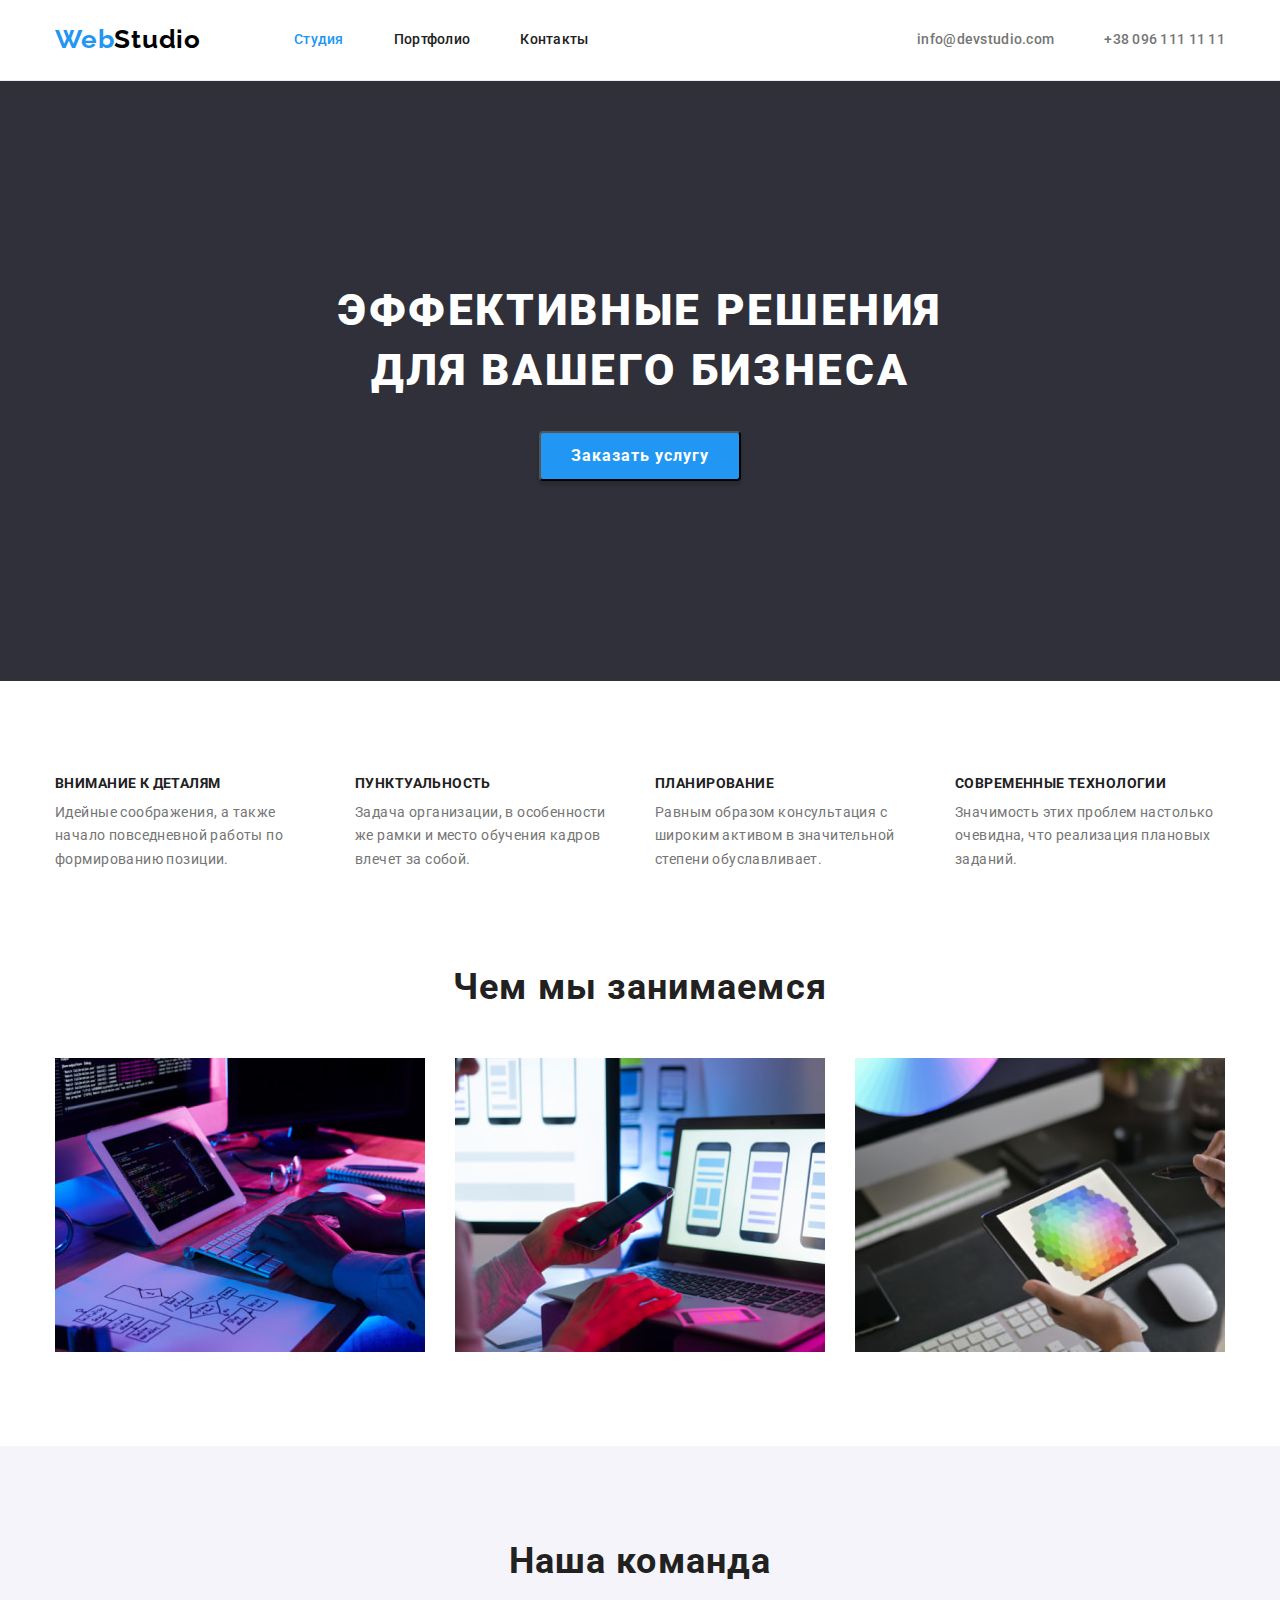
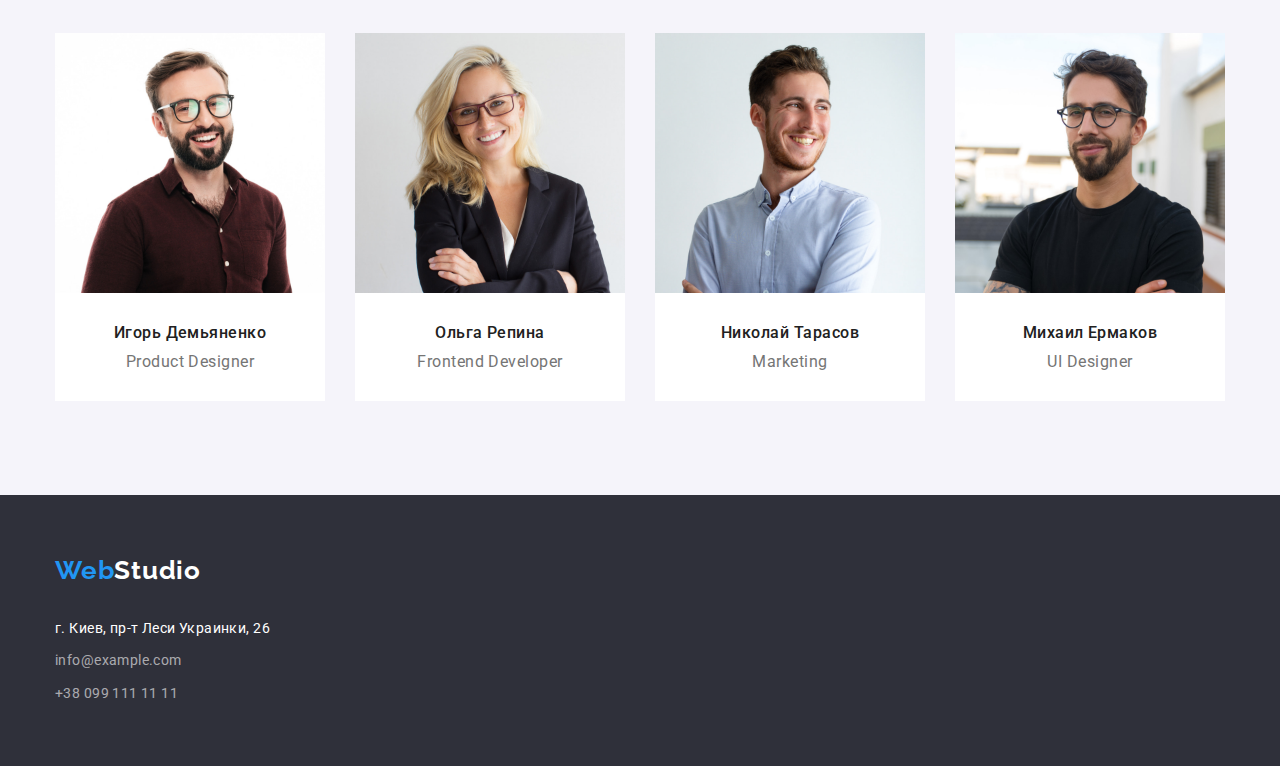
<file: index.html>
<!DOCTYPE html>
<html lang="ru">
  <head>
    <meta charset="UTF-8" />
    <meta http-equiv="X-UA-Compatible" content="IE=edge" />
    <meta name="viewport" content="width=device-width, initial-scale=1.0" />
    <title>WebStudio</title>
    <link rel="preconnect" href="https://fonts.googleapis.com" />
    <link rel="preconnect" href="https://fonts.gstatic.com" crossorigin />
    <link
      href="https://fonts.googleapis.com/css2?family=Raleway:wght@700&family=Roboto:wght@400;500;700;900&display=swap"
      rel="stylesheet"
    />
    <link
      rel="stylesheet"
      href="https://cdn.jsdelivr.net/npm/modern-normalize@1.1.0/modern-normalize.min.css"
    />
    <link rel="stylesheet" href="./CSS/styles.css" />
  </head>

  <body>
    <!-- Header -->
    <header class="header">
      <div class="container header-container">
        <nav class="nav">
          <a class="logo link" href="./index.html">Web<span class="logo-primary">Studio</span></a>
          <ul class="nav-list list">
            <li class="nav-item">
              <a class="nav-link link current" href="./index.html">Студия</a>
            </li>
            <li class="nav-item">
              <a class="nav-link link" href="./portfolio.html">Портфолио</a>
            </li>
            <li class="nav-item"><a class="nav-link link" href="">Контакты</a></li>
          </ul>
        </nav>

        <ul class="header-contact list">
          <li class="nav-contact-item">
            <a class="nav-contact link" href="mailto:info@devstudio.com">info@devstudio.com</a>
          </li>
          <li class="nav-contact-item">
            <a class="nav-contact link" href="tel:+380961111111">+38 096 111 11 11</a>
          </li>
        </ul>
      </div>
    </header>

    <main>
      <!-- Hero -->
      <section class="hero">
        <div class="container">
          <h1 class="hero-title">Эффективные решения для вашего бизнеса</h1>
          <button class="hero-btn" type="button">Заказать услугу</button>
        </div>
      </section>

      <!--Особенности  -->
      <section class="advantages section">
        <div class="container">
          <h2 hidden>Особенности</h2>
          <ul class="advantages-list list">
            <li class="advantages-item">
              <h3 class="advantages-title">Внимание к деталям</h3>
              <p class="advantages-text">
                Идейные соображения, а также начало повседневной работы по формированию позиции.
              </p>
            </li>
            <li class="advantages-item">
              <h3 class="advantages-title">Пунктуальность</h3>
              <p class="advantages-text">
                Задача организации, в особенности же рамки и место обучения кадров влечет за собой.
              </p>
            </li>
            <li class="advantages-item">
              <h3 class="advantages-title">Планирование</h3>
              <p class="advantages-text">
                Равным образом консультация с широким активом в значительной степени обуславливает.
              </p>
            </li>
            <li class="advantages-item">
              <h3 class="advantages-title">Современные технологии</h3>
              <p class="advantages-text">
                Значимость этих проблем настолько очевидна, что реализация плановых заданий.
              </p>
            </li>
          </ul>
        </div>
      </section>

      <!-- Чем мы занимаемся -->
      <section class="work">
        <div class="container">
          <h2 class="work-title">Чем мы занимаемся</h2>
          <ul class="work-list list">
            <li class="work-item">
              <img
                class="no-gap"
                src="./images/computer.jpg"
                alt="Вёрстка"
                width="370"
                height="294"
              />
            </li>
            <li class="work-item">
              <img
                src="./images/smartphone.jpg"
                alt="Разработка приложений"
                width="370"
                height="294"
              />
            </li>
            <li class="work-item">
              <img src="./images/laptop.jpg" alt="Дизайн" width="370" height="294" />
            </li>
          </ul>
        </div>
      </section>

      <!-- Наша команда -->
      <section class="team section">
        <div class="container">
          <h2 class="team-title">Наша команда</h2>
          <ul class="team-list list">
            <li class="team-item">
              <img
                src="./images/our-team/igor.jpg"
                alt="Игорь Демьяненко"
                width="270"
                height="260"
              />
              <h3 class="team-member">Игорь Демьяненко</h3>
              <p class="team-position">Product Designer</p>
            </li>
            <li class="team-item">
              <img src="./images/our-team/olga.jpg" alt="Ольга Репина" width="270" height="260" />
              <h3 class="team-member">Ольга Репина</h3>
              <p class="team-position">Frontend Developer</p>
            </li>
            <li class="team-item">
              <img
                src="./images/our-team/nikolay.jpg"
                alt="Николай Тарасов"
                width="270"
                height="260"
              />
              <h3 class="team-member">Николай Тарасов</h3>
              <p class="team-position">Marketing</p>
            </li>
            <li class="team-item">
              <img
                src="./images/our-team/mihail.jpg"
                alt="Михаил Ермаков"
                width="270"
                height="260"
              />
              <h3 class="team-member">Михаил Ермаков</h3>
              <p class="team-position">UI Designer</p>
            </li>
          </ul>
        </div>
      </section>
    </main>

    <footer class="footer">
      <div class="container">
        <a class="logo link" href="/index.html">Web<span class="logo-secondary">Studio</span></a>
        <address class="footer-adress">
          <ul class="footer-list list">
            <li class="footer-item">
              <a class="map-link link" href="https://goo.gl/maps/j2nnSXGD3ZRQ95yC8"
                >г. Киев, пр-т Леси Украинки, 26</a
              >
            </li>
            <li class="footer-item">
              <a class="footer-contact link" href="mailto:info@example.com">info@example.com</a>
            </li>
            <li class="footer-item">
              <a class="footer-contact link" href="tel:+380991111111">+38 099 111 11 11</a>
            </li>
          </ul>
        </address>
      </div>
    </footer>
  </body>
</html>
</file>
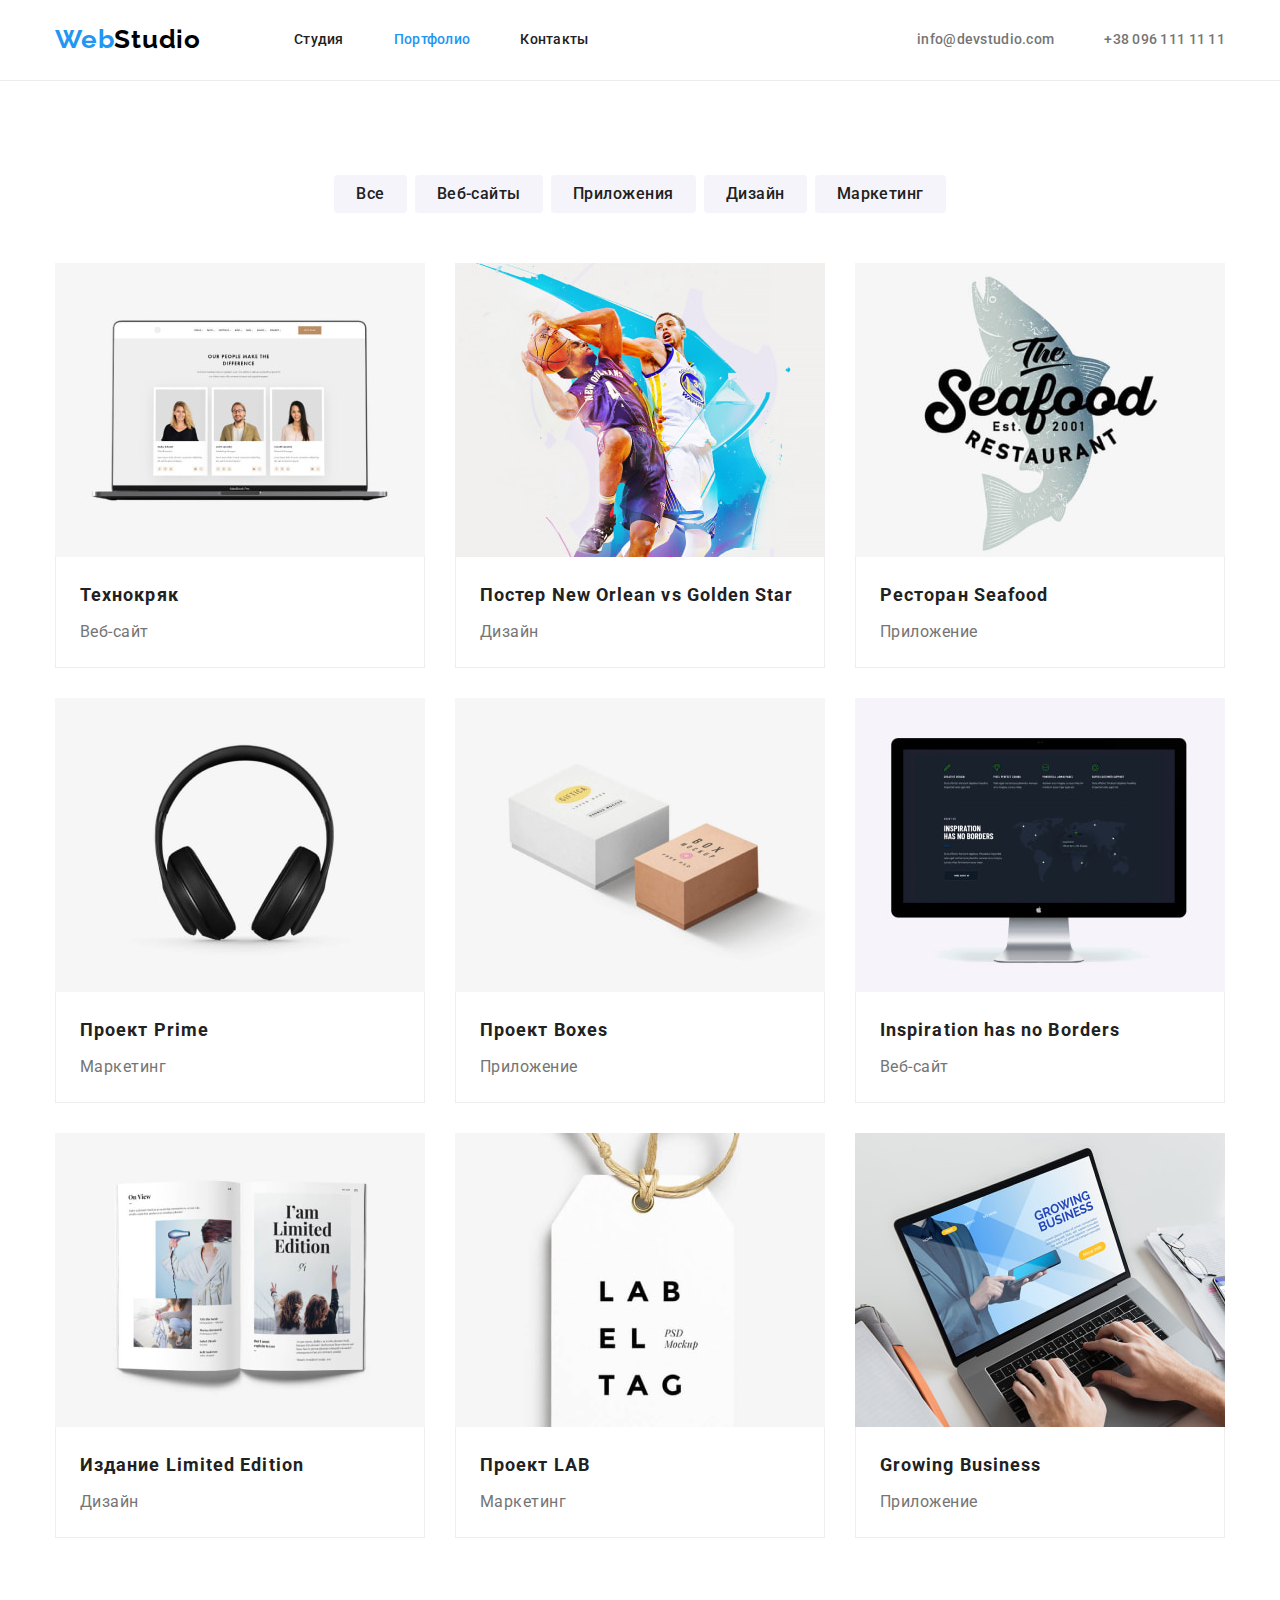
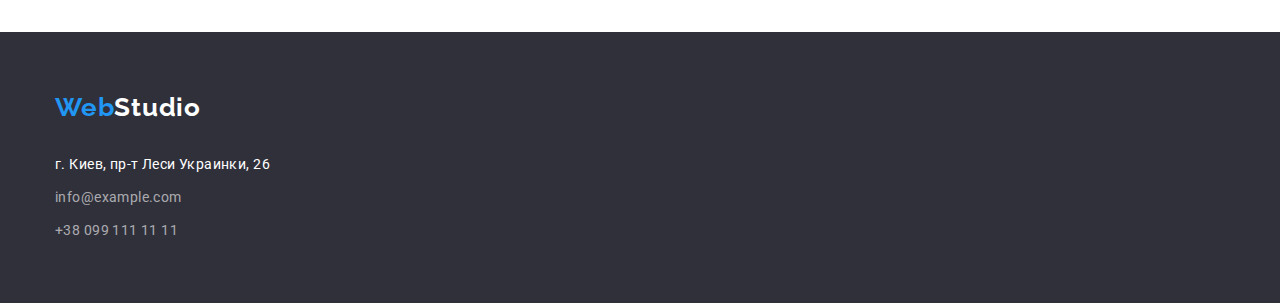
<file: portfolio.html>
<!DOCTYPE html>
<html lang="ru">
  <head>
    <meta charset="UTF-8" />
    <meta http-equiv="X-UA-Compatible" content="IE=edge" />
    <meta name="viewport" content="width=device-width, initial-scale=1.0" />
    <title>Portfolio</title>
    <link rel="preconnect" href="https://fonts.googleapis.com" />
    <link rel="preconnect" href="https://fonts.gstatic.com" crossorigin />
    <link
      href="https://fonts.googleapis.com/css2?family=Raleway:wght@700&family=Roboto:wght@400;500;700;900&display=swap"
      rel="stylesheet"
    />
    <link
      rel="stylesheet"
      href="https://cdn.jsdelivr.net/npm/modern-normalize@1.1.0/modern-normalize.min.css"
    />
    <link rel="stylesheet" href="./CSS/styles.css" />
  </head>

  <body>
    <!-- Header -->
    <header class="header">
      <div class="container header-container">
        <nav class="nav">
          <a class="logo link" href="./index.html">Web<span class="logo-primary">Studio</span></a>
          <ul class="nav-list list">
            <li class="nav-item"><a class="nav-link link" href="./index.html">Студия</a></li>
            <li class="nav-item">
              <a class="nav-link link current" href="./portfolio.html">Портфолио</a>
            </li>
            <li class="nav-item"><a class="nav-link link" href="">Контакты</a></li>
          </ul>
        </nav>

        <ul class="header-contact list">
          <li class="nav-contact-item">
            <a class="nav-contact link" href="mailto:info@devstudio.com">info@devstudio.com</a>
          </li>
          <li class="nav-contact-item">
            <a class="nav-contact link" href="tel:+380961111111">+38 096 111 11 11</a>
          </li>
        </ul>
      </div>
    </header>

    <main>
      <!--  Примеры проэктов-->
      <section class="projects section">
        <div class="container">
          <h1 hidden>Наши проэкты</h1>
          <ul class="btn-list list">
            <li class="btn-item"><button class="projects-btn" type="button">Все</button></li>
            <li class="btn-item"><button class="projects-btn" type="button">Веб-сайты</button></li>
            <li class="btn-item"><button class="projects-btn" type="button">Приложения</button></li>
            <li class="btn-item"><button class="projects-btn" type="button">Дизайн</button></li>
            <li class="btn-item"><button class="projects-btn" type="button">Маркетинг</button></li>
          </ul>

          <ul class="projects-list list">
            <li class="projects-item">
              <a class="projects-link link" href="">
                <img
                  src="./images/portfolio/tehnokryk.jpg"
                  alt="Страница Вэб сайта открыта на ноутбуке"
                  width="370"
                  height="294"
                />
                <div class="projects-item-content">
                  <h2 class="projects-title">Технокряк</h2>
                  <p class="projects-text">Веб-сайт</p>
                </div>
              </a>
            </li>
            <li class="projects-item">
              <a class="projects-link link" href="">
                <img
                  src="./images/portfolio/golden-star.jpg"
                  alt="Два человека играют в баскетбол"
                  width="370"
                  height="294"
                />
                <div class="projects-item-content">
                  <h2 class="projects-title">Постер New Orlean vs Golden Star</h2>
                  <p class="projects-text">Дизайн</p>
                </div>
              </a>
            </li>
            <li class="projects-item">
              <a class="projects-link link" href="">
                <img
                  src="./images/portfolio/sea-food.jpg"
                  alt="Баннер ресторана"
                  width="370"
                  height="294"
                />
                <div class="projects-item-content">
                  <h2 class="projects-title">Ресторан Seafood</h2>
                  <p class="projects-text">Приложение</p>
                </div>
              </a>
            </li>
            <li class="projects-item">
              <a class="projects-link link" href="">
                <img src="./images/portfolio/prime.jpg" alt="Наушники" width="370" height="294" />
                <div class="projects-item-content">
                  <h2 class="projects-title">Проект Prime</h2>
                  <p class="projects-text">Маркетинг</p>
                </div>
              </a>
            </li>
            <li class="projects-item">
              <a class="projects-link link" href="">
                <img
                  src="./images/portfolio/boxes.jpg"
                  alt="Две коробки"
                  width="370"
                  height="294"
                />
                <div class="projects-item-content">
                  <h2 class="projects-title">Проект Boxes</h2>
                  <p class="projects-text">Приложение</p>
                </div>
              </a>
            </li>
            <li class="projects-item">
              <a class="projects-link link" href="">
                <img
                  src="./images/portfolio/borders.jpg"
                  alt="Изображение карты на мониторе"
                  width="370"
                  height="294"
                />
                <div class="projects-item-content">
                  <h2 class="projects-title">Inspiration has no Borders</h2>
                  <p class="projects-text">Веб-сайт</p>
                </div>
              </a>
            </li>
            <li class="projects-item">
              <a class="projects-link link" href="">
                <img
                  src="./images/portfolio/edition.jpg"
                  alt="Открытая книга"
                  width="370"
                  height="294"
                />
                <div class="projects-item-content">
                  <h2 class="projects-title">Издание Limited Edition</h2>
                  <p class="projects-text">Дизайн</p>
                </div>
              </a>
            </li>
            <li class="projects-item">
              <a class="projects-link link" href="">
                <img src="./images/portfolio/lab.jpg" alt="Ярлык" width="370" height="294" />
                <div class="projects-item-content">
                  <h2 class="projects-title">Проект LAB</h2>
                  <p class="projects-text">Маркетинг</p>
                </div>
              </a>
            </li>
            <li class="projects-item">
              <a class="projects-link link" href="">
                <img
                  src="./images/portfolio/business.jpg"
                  alt="Человек работает за ноутбуком"
                  width="370"
                  height="294"
                />
                <div class="projects-item-content">
                  <h2 class="projects-title">Growing Business</h2>
                  <p class="projects-text">Приложение</p>
                </div>
              </a>
            </li>
          </ul>
        </div>
      </section>
    </main>

    <footer class="footer">
      <div class="container">
        <a class="logo link" href="/index.html">Web<span class="logo-secondary">Studio</span></a>
        <address class="footer-adress">
          <ul class="footer-list list">
            <li class="footer-item">
              <a class="map-link link" href="https://goo.gl/maps/j2nnSXGD3ZRQ95yC8"
                >г. Киев, пр-т Леси Украинки, 26</a
              >
            </li>
            <li class="footer-item">
              <a class="footer-contact link" href="mailto:info@example.com">info@example.com</a>
            </li>
            <li class="footer-item">
              <a class="footer-contact link" href="tel:+380991111111">+38 099 111 11 11</a>
            </li>
          </ul>
        </address>
      </div>
    </footer>
  </body>
</html>
</file>
<file: CSS/styles.css>
:root {
  /* Основные шрифты */
  --main-font: 'Roboto', sans-serif;
  --secondare-font: 'Raleway', sans-serif;
  /* Цвет текста */
  --main-text: #212121;
  --akcent-text: #2196f3;
  --secondary-text: #757575;
  /* Цвет фона */

  --hero-bg: #2f303a;

  /* Цвета логотипа */
  --main-logo: #2196f3;
  --primary-logo: #000000;
  --secondary-logo: #ffffff;
}

body {
  font-family: var(--main-font);
  font-size: 14px;
  line-height: 1.71;
  letter-spacing: 0.03em;
  color: #212121;
  background: #ffffff;
}
h1,
h2,
h3,
h4,
p {
  margin-top: 0;
  margin-bottom: 0;
}
img {
  display: block;
  max-width: 100%;
  height: auto;
}

.list {
  padding-left: 0;
  margin-top: 0;
  margin-bottom: 0;
  list-style: none;
}
.link {
  text-decoration: none;
}

.container {
  width: 1200px;
  padding-left: 15px;
  padding-right: 15px;
  margin-left: auto;
  margin-right: auto;
}
.section {
  width: 100%;
  padding-top: 94px;
  padding-bottom: 94px;
}
/* Логотип */
.logo {
  font-family: var(--secondare-font);
  font-weight: 700;
  font-size: 26px;
  line-height: 1.19;
  letter-spacing: 0.03em;
  color: var(--main-logo);
}
.logo-primary {
  color: var(--primary-logo);
}
.logo-secondary {
  color: var(--secondary-logo);
}
/* Header */
.header {
  background-color: #ffffff;
  border-bottom: 1px solid #ececec;
}
.header-container {
  display: flex;
  align-items: center;
}
.nav {
  display: flex;
}
.nav-list {
  display: flex;
  margin-left: 93px;
}
.nav .link {
  display: block;
  padding-top: 24px;
  padding-bottom: 25px;
}
.nav-list .link {
  display: block;
  padding-top: 32px;
  padding-bottom: 32px;
}
.nav-item:not(:last-child) {
  margin-right: 50px;
}

.nav-contact-item:not(:last-child) {
  margin-right: 50px;
}

.nav-link {
  font-weight: 500;
  font-size: 14px;
  line-height: 1.14;
  letter-spacing: 0.02em;
  color: var(--main-text);
}
.nav-link:hover,
.nav-link:focus {
  color: var(--akcent-text);
}
.nav-contact {
  font-weight: 500;
  font-size: 14px;
  line-height: 1.14;
  letter-spacing: 0.02em;
  color: var(--secondary-text);
}
.nav-contact:hover,
.nav-contact:focus {
  color: var(--akcent-text);
}
.nav-list .nav-link.current {
  color: var(--akcent-text);
}
.header-contact {
  display: flex;
  margin-left: auto;
}
.header-contact .link {
  display: block;
}
.header-contact .link {
  padding-top: 32px;
  padding-bottom: 32px;
}
/* Hero */
.hero {
  text-align: center;
  padding-top: 200px;
  padding-bottom: 200px;
  background-color: var(--hero-bg);
}
.hero-title {
  margin-left: auto;
  margin-right: auto;
  max-width: 696px;
  margin-bottom: 30px;
  font-weight: 900;
  font-size: 44px;
  line-height: 1.36;
  letter-spacing: 0.06em;
  text-transform: uppercase;
  color: #ffffff;
}
.hero-btn {
  padding: 8px 30px;
  font-family: inherit;
  font-weight: 700;
  font-size: 16px;
  line-height: 1.87;
  display: inline-block;
  letter-spacing: 0.06em;
  color: #ffffff;
  cursor: pointer;
  background-color: var(--akcent-text);
  box-shadow: 0px 4px 4px rgba(0, 0, 0, 0.15);
  border-radius: 4px;
}

/* Особенности */
.advantages-list {
  display: flex;
}
.advantages-title {
  margin-bottom: 10px;
  font-weight: 700;
  font-size: 14px;
  line-height: 16px;
  letter-spacing: 1.14;
  text-transform: uppercase;
  color: var(--main-text);
}
.advantages-text {
  min-width: 270px;

  font-size: 14px;
  line-height: 1.71;
  letter-spacing: 0.03em;
  color: var(--secondary-text);
}

.advantages-item:not(:last-child) {
  margin-right: 30px;
}
/* Чем мы занимаемся */
.work {
  padding-bottom: 94px;
}
.work-title,
.team-title {
  font-weight: 700;
  font-size: 36px;
  line-height: 1.17;
  text-align: center;
  letter-spacing: 0.03em;

  color: var(--main-text);
}
.work-list {
  margin-top: 50px;
  display: flex;
}
.work-item {
  max-width: 370px;
}
.no-gap {
  display: block;
}
.work-item:not(:last-child) {
  margin-right: 30px;
}
/* Наша команда */
.team {
  background-color: #f5f4fa;
}
.team-item {
  width: 270px;
  background-color: #ffffff;
  padding-bottom: 30px;
}
.team-title {
  margin-bottom: 50px;
}
.team-list {
  display: flex;
}
.team-item:not(:last-child) {
  margin-right: 30px;
}
.team-member {
  margin-top: 30px;
  margin-bottom: 10px;
  font-weight: 500;
  font-size: 16px;
  line-height: 1.19;
  text-align: center;
  letter-spacing: 0.03em;
  color: var(--main-text);
}
.team-position {
  font-size: 16px;
  line-height: 1.19;
  text-align: center;
  letter-spacing: 0.03em;
  color: var(--secondary-text);
}
/* Футер */
.footer {
  padding-top: 60px;
  padding-bottom: 60px;
  background-color: var(--hero-bg);
}
.map-link {
  font-style: normal;
  font-size: 14px;
  line-height: 1.71;
  letter-spacing: 0.03em;
  color: #ffffff;
}
.footer-adress {
  margin-top: 30px;
}
.footer-item:not(:last-child) {
  margin-bottom: 9px;
}
.footer-contact {
  font-style: normal;
  font-size: 14px;
  line-height: 1.71;
  letter-spacing: 0.03em;
  color: rgba(255, 255, 255, 0.6);
}
.footer-contact:hover,
.footer-contact:focus {
  color: var(--akcent-text);
}

/* Страница Портфолио */
.btn-list {
  display: flex;
  margin-bottom: 50px;
  justify-content: center;
}
.btn-item:not(:last-child) {
  margin-right: 8px;
}
.projects-btn {
  padding: 6px 22px;
  font-family: var(--main-font);
  font-weight: 500;
  font-size: 16px;
  line-height: 1.62;
  text-align: center;
  letter-spacing: 0.03em;
  cursor: pointer;
  color: var(--main-text);
  background-color: #f5f4fa;
  border-radius: 4px;
  border: transparent;
}
.projects-btn:hover,
.projects-btn:focus {
  font-family: var(--main-font);
  color: #ffffff;
  background-color: var(--akcent-text);
}
.projects-list {
  display: flex;
  flex-wrap: wrap;
  margin-left: -30px;
  margin-top: -30px;
}

.projects-item {
  flex-basis: calc(100% / 3 - 30px);
  margin-left: 30px;
  margin-top: 30px;
  background-color: #ffffff;
}
.projects-item-content {
  padding: 20px 24px;
  border-right: 1px solid #eeeeee;
  border-bottom: 1px solid #eeeeee;
  border-left: 1px solid #eeeeee;
}
.projects-title {
  margin-bottom: 4px;

  font-weight: 700;
  font-size: 18px;
  line-height: 2;
  letter-spacing: 0.06em;
  color: var(--main-text);
}
.projects-text {
  font-size: 16px;
  line-height: 1.87;
  letter-spacing: 0.03em;
  color: #757575;
}

.projects-item:nth-child(3n) {
  margin-right: 0;
}
.projects-item:nth-last-child(-n + 3) {
  margin-bottom: 0;
}
</file>
